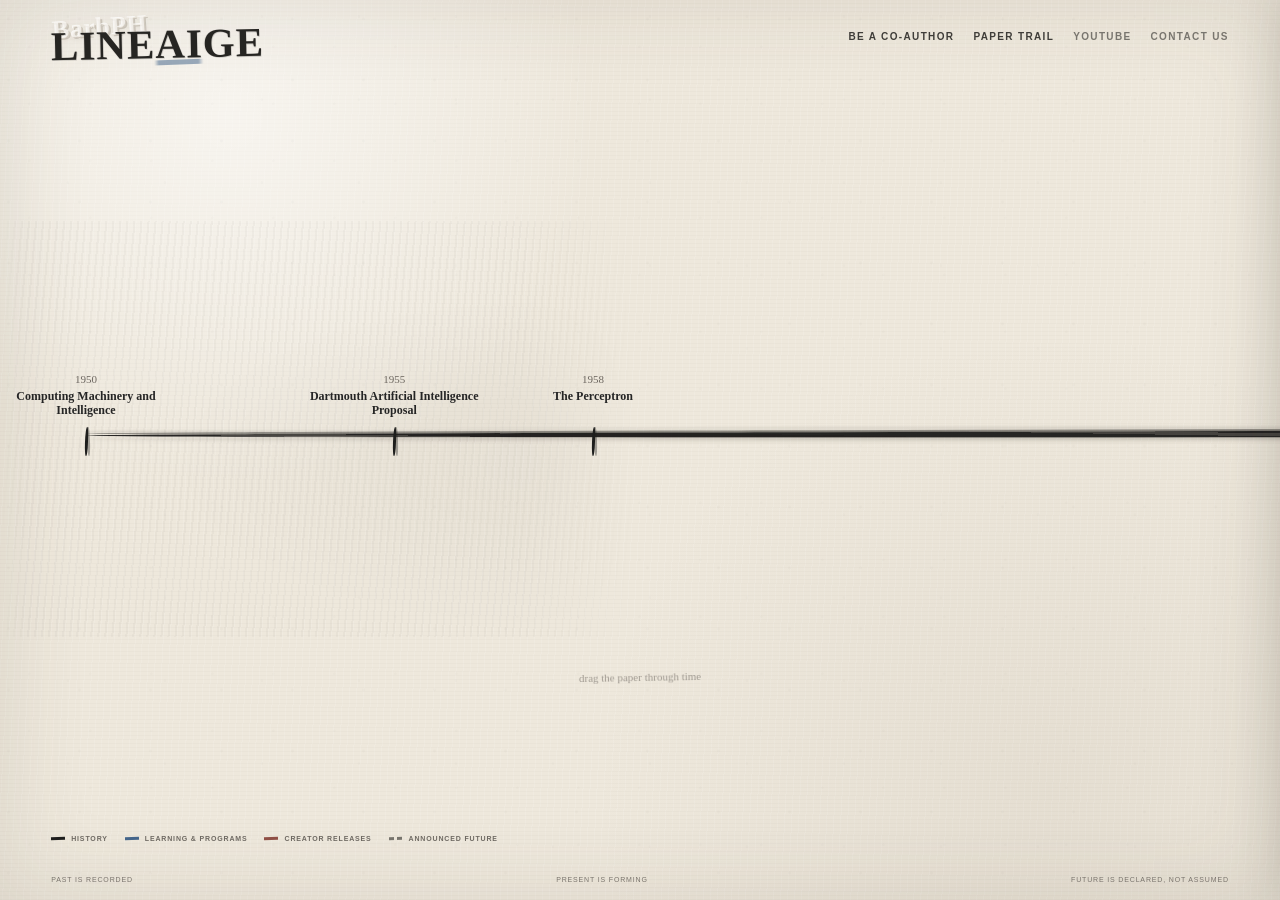
<file: index.html>
<!doctype html>
<html lang="en">
<head>
  <meta charset="utf-8">
  <meta name="viewport" content="width=device-width,initial-scale=1,viewport-fit=cover">
  <meta name="theme-color" content="#eee8dc">
  <title>BarbPH LINEAiGE — The Living Lineage of Artificial Intelligence</title>
  <meta name="description" content="BarbPH LINEAiGE is an evidence-controlled, living record for traversing the evolution of artificial intelligence, what people build with it, how people learn it, and documented announced future plans.">
  <meta property="og:type" content="website">
  <meta property="og:title" content="BarbPH LINEAiGE">
  <meta property="og:description" content="Traverse the evidence-controlled evolution of artificial intelligence.">
  <link rel="stylesheet" href="lineaige.css">
</head>
<body>
  <main class="paper-stage" aria-label="BarbPH LINEAiGE">
    <header class="site-header">
      <button class="brand" id="brandInfo" type="button" aria-expanded="false" aria-controls="brandExplainer">
        <span class="brand-emboss" aria-hidden="true">BarbPH</span>
        <span class="brand-front">LINE<span>AI</span>GE</span>
      </button>

      <nav class="top-links" aria-label="LINEAiGE links">
        <a href="/co-author/">BE A CO-AUTHOR</a>
        <a href="https://docs.google.com/document/d/1N5y-Jgt5U6iyIuDC9XqcsO5JgUWiMZUvPP12-adWyWE/edit" target="_blank" rel="noopener noreferrer">PAPER TRAIL</a>
        <a href="#" id="youtubeLink" data-unconfigured="true">YOUTUBE</a>
        <a href="#" id="contactLink" data-unconfigured="true">CONTACT US</a>
      </nav>

      <div class="brand-explainer" id="brandExplainer" role="status">
        An evidence-controlled record of how artificial intelligence developed, what people build with it, how people learn it, and what credible actors have announced next.
      </div>
    </header>

    <section class="timeline-shell" aria-label="LINEAiGE chronology">
      <div class="timeline-viewport" id="timelineViewport" tabindex="0" aria-label="Drag left or right to travel through the LINEAiGE chronology. Use Left and Right Arrow keys for keyboard travel.">
        <div class="timeline-world" id="lineaigeTimeline" aria-live="polite">
          <div class="travel-shade" id="travelShade" aria-hidden="true"></div>
          <div class="lane lane-creators" id="creatorLane" aria-label="Creator releases"></div>
          <div class="history-line" id="historyLine" aria-hidden="true"></div>
          <div class="lane lane-history" id="historyLane" aria-label="Historical records"></div>
          <div class="lane lane-learning" id="learningLane" aria-label="Learning and programs"></div>
          <div class="future-line" id="futureLine" aria-hidden="true"></div>
          <div class="lane lane-future" id="futureLane" aria-label="Announced future"></div>
          <button class="today-mark" id="todayMark" type="button" aria-label="Open TODAY, the living edge">
            <span class="today-word">TODAY</span>
            <span class="today-date" id="todayDate"></span>
            <span class="today-time" id="todayTime"></span>
            <span class="today-zone" id="todayZone"></span>
          </button>
        </div>
      </div>

      <div class="reading-guide" id="readingGuide" aria-hidden="true">
        <span id="readingDate">—</span>
      </div>

      <p class="drag-cue" id="dragCue">drag the paper through time</p>

      <div class="timeline-key" aria-label="Timeline mark key">
        <span><i class="key-history"></i>HISTORY</span>
        <span><i class="key-learning"></i>LEARNING &amp; PROGRAMS</span>
        <span><i class="key-creator"></i>CREATOR RELEASES</span>
        <span><i class="key-future"></i>ANNOUNCED FUTURE</span>
      </div>
    </section>

    <aside class="record-note" id="drawer" aria-live="polite" aria-hidden="true">
      <button class="close-note" id="close" type="button" aria-label="Close record">CLOSE</button>

      <div class="record-meta-row">
        <span id="recordType">RECORD</span>
        <span id="date">—</span>
      </div>

      <h1 id="title" tabindex="-1">LINEAiGE</h1>

      <section class="note-section" id="whatSection">
        <h2>WHAT HAPPENED</h2>
        <p id="summary"></p>
      </section>

      <section class="note-section" id="whySection" hidden>
        <h2>WHY IT MATTERS</h2>
        <p id="significance"></p>
      </section>

      <div class="record-facts">
        <div><span>ORIGIN</span><strong id="origin"></strong></div>
        <div><span>VERIFICATION</span><strong id="verification"></strong></div>
        <div><span>SOURCES</span><strong id="sourceCount"></strong></div>
      </div>

      <div class="record-actions" id="recordActions">
        <button type="button" id="proofButton" hidden>SHOW ME THE PROOF</button>
        <button type="button" id="traceButton" hidden>TRACE EVOLUTION</button>
      </div>

      <section class="fold-section" id="proofSection" hidden>
        <h2>PROOF</h2>
        <div id="sources" class="source-list"></div>
      </section>

      <section class="fold-section" id="traceSection" hidden>
        <h2>TRACE EVOLUTION</h2>
        <div id="relations" class="relations"></div>
      </section>

      <section class="marginalia" id="marginaliaSection" hidden>
        <button class="marginalia-toggle" id="marginaliaToggle" type="button" aria-expanded="false">
          <span id="marginaliaCount">CO-AUTHOR NOTES</span>
        </button>
        <div id="marginaliaList" class="marginalia-list" hidden></div>
      </section>
    </aside>

    <div class="link-note" id="linkNote" role="status" hidden></div>

    <footer class="site-footer">
      <span>PAST IS RECORDED</span>
      <span>PRESENT IS FORMING</span>
      <span>FUTURE IS DECLARED, NOT ASSUMED</span>
    </footer>
  </main>

  <script src="lineaige-data.js"></script>
  <script src="lineaige.js"></script>
  <script src="media.js"></script>
  <script src="courses.js"></script>
</body>
</html>
</file>
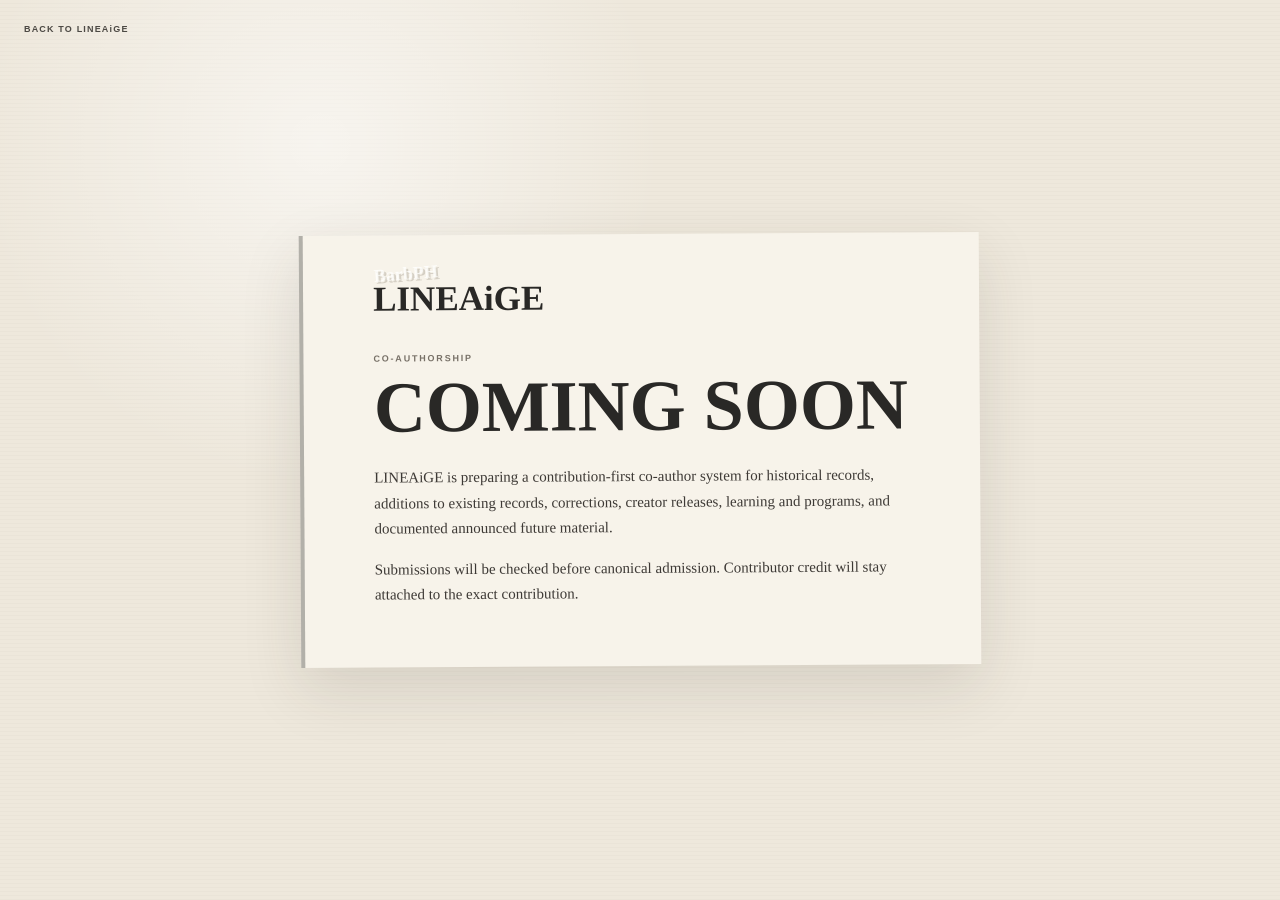
<file: co-author/index.html>
<!doctype html>
<html lang="en">
<head>
  <meta charset="utf-8">
  <meta name="viewport" content="width=device-width,initial-scale=1">
  <meta name="robots" content="noindex, follow">
  <meta name="theme-color" content="#eee8dc">
  <title>Co-Author BarbPH LINEAiGE — Coming Soon</title>
  <meta name="description" content="The BarbPH LINEAiGE co-author contribution portal is being prepared.">
  <link rel="stylesheet" href="co-author.css">
</head>
<body>
  <main class="coauthor-page">
    <a class="back" href="/">BACK TO LINEAiGE</a>
    <section class="note" aria-labelledby="coauthorTitle">
      <div class="brand"><span class="emboss">BarbPH</span><span>LINEAiGE</span></div>
      <p class="kicker">CO-AUTHORSHIP</p>
      <h1 id="coauthorTitle">COMING SOON</h1>
      <p>LINEAiGE is preparing a contribution-first co-author system for historical records, additions to existing records, corrections, creator releases, learning and programs, and documented announced future material.</p>
      <p>Submissions will be checked before canonical admission. Contributor credit will stay attached to the exact contribution.</p>
    </section>
  </main>
</body>
</html>
</file>
<file: lineaige.css>
:root{
  --paper:#eee8dc;
  --paper-light:#f7f3ea;
  --paper-deep:#d8d0c1;
  --graphite:#252525;
  --graphite-soft:#66625d;
  --charcoal:#1e1e1d;
  --pencil-blue:#44658a;
  --pencil-red:#8f4f45;
  --pencil-green:#61745c;
  --pencil-violet:#6e607d;
  --future:#77746d;
  --shadow:rgba(39,34,29,.18);
  --timeline-height:min(67vh,680px);
  --header-h:118px;
}
*{box-sizing:border-box}
html,body{margin:0;min-height:100%;background:var(--paper);color:var(--graphite)}
html{scroll-behavior:smooth}
body{
  overflow:hidden;
  font-family:Arial,Helvetica,sans-serif;
  -webkit-font-smoothing:antialiased;
}
button,a{font:inherit}
button{color:inherit}
.paper-stage{
  height:100dvh;
  min-height:620px;
  position:relative;
  overflow:hidden;
  isolation:isolate;
  background:
    radial-gradient(circle at 18% 13%,rgba(255,255,255,.55),transparent 28%),
    radial-gradient(circle at 82% 88%,rgba(108,91,70,.07),transparent 35%),
    repeating-linear-gradient(0deg,rgba(65,55,43,.024) 0 1px,transparent 1px 4px),
    repeating-linear-gradient(93deg,rgba(255,255,255,.11) 0 1px,transparent 1px 7px),
    var(--paper);
}
.paper-stage:before,
.paper-stage:after{
  content:"";
  position:absolute;
  inset:0;
  pointer-events:none;
  z-index:-1;
}
.paper-stage:before{
  opacity:.42;
  background-image:
    radial-gradient(circle at 12% 31%,rgba(30,30,30,.045) 0 1px,transparent 1.8px),
    radial-gradient(circle at 70% 20%,rgba(30,30,30,.035) 0 1px,transparent 1.5px),
    radial-gradient(circle at 48% 82%,rgba(30,30,30,.028) 0 1px,transparent 1.5px);
  background-size:71px 61px,97px 83px,61px 57px;
}
.paper-stage:after{
  box-shadow:inset 0 0 90px rgba(76,63,47,.12);
}
.site-header{
  height:var(--header-h);
  position:relative;
  z-index:20;
  display:flex;
  align-items:flex-start;
  justify-content:space-between;
  gap:28px;
  padding:24px clamp(20px,4vw,62px) 12px;
}
.brand{
  position:relative;
  display:inline-grid;
  place-items:start;
  border:0;
  background:transparent;
  padding:0;
  cursor:help;
  min-width:230px;
  text-align:left;
}
.brand-emboss{
  position:absolute;
  left:2px;
  top:-11px;
  z-index:0;
  font-family:"Segoe Print","Bradley Hand","Comic Sans MS",cursive;
  font-size:clamp(18px,2vw,28px);
  font-weight:700;
  letter-spacing:.03em;
  color:rgba(238,232,220,.25);
  text-shadow:
    -1px -1px 0 rgba(255,255,255,.72),
    1px 1px 0 rgba(92,77,59,.22),
    0 2px 4px rgba(93,76,58,.08);
  transform:rotate(-4deg);
  user-select:none;
}
.brand-front{
  position:relative;
  z-index:1;
  display:block;
  font-family:"Segoe Print","Bradley Hand","Comic Sans MS",cursive;
  font-size:clamp(29px,3.2vw,49px);
  line-height:1;
  font-weight:800;
  letter-spacing:.025em;
  color:#262522;
  text-shadow:
    .6px .8px 0 rgba(0,0,0,.16),
    -1px 0 0 rgba(75,70,63,.08);
  transform:rotate(-1.2deg);
}
.brand-front span{
  position:relative;
}
.brand-front span:after{
  content:"";
  position:absolute;
  left:-2%;
  right:-2%;
  bottom:2px;
  height:5px;
  z-index:-1;
  opacity:.52;
  background:linear-gradient(90deg,transparent,var(--pencil-blue) 9% 90%,transparent);
  filter:blur(.35px);
  transform:rotate(-1deg);
}
.brand:focus-visible,
.top-links a:focus-visible,
.timeline-viewport:focus-visible,
.timeline-mark:focus-visible,
.today-mark:focus-visible,
.close-note:focus-visible,
.record-actions button:focus-visible,
.relation:focus-visible,
.source-item:focus-visible,
.marginalia-toggle:focus-visible{
  outline:2px solid rgba(36,36,34,.72);
  outline-offset:5px;
}
.top-links{
  display:flex;
  justify-content:flex-end;
  align-items:center;
  flex-wrap:wrap;
  gap:10px 19px;
  padding-top:7px;
  max-width:min(720px,68vw);
}
.top-links a{
  position:relative;
  color:#3f3d39;
  text-decoration:none;
  font-size:10px;
  font-weight:700;
  letter-spacing:.135em;
  white-space:nowrap;
}
.top-links a:after{
  content:"";
  position:absolute;
  left:0;right:100%;bottom:-5px;
  height:2px;
  background:rgba(42,40,36,.48);
  transition:right .18s ease;
}
.top-links a:hover:after,
.top-links a:focus-visible:after{right:0}
.top-links a[data-unconfigured="true"]{opacity:.66}
.brand-explainer{
  position:absolute;
  left:clamp(20px,4vw,62px);
  top:83px;
  width:min(520px,72vw);
  padding:8px 12px 10px;
  background:rgba(247,243,234,.9);
  border-left:3px solid rgba(45,43,40,.55);
  box-shadow:0 8px 24px rgba(63,54,45,.09);
  font-family:"Segoe Print","Bradley Hand","Comic Sans MS",cursive;
  font-size:12px;
  line-height:1.55;
  color:#4d4943;
  opacity:0;
  transform:translateY(-5px);
  pointer-events:none;
  transition:opacity .16s ease,transform .16s ease;
}
.brand:hover + .top-links + .brand-explainer,
.brand:focus-visible + .top-links + .brand-explainer,
.brand[aria-expanded="true"] + .top-links + .brand-explainer{
  opacity:1;
  transform:none;
}
.timeline-shell{
  position:absolute;
  left:0;
  right:0;
  top:var(--header-h);
  bottom:54px;
}
.timeline-viewport{
  position:absolute;
  left:0;right:0;
  top:0;
  height:var(--timeline-height);
  overflow:hidden;
  touch-action:pan-y;
  cursor:grab;
  user-select:none;
  -webkit-user-select:none;
}
.timeline-viewport.dragging{cursor:grabbing}
.timeline-world{
  --world-width:5400px;
  width:var(--world-width);
  min-width:100%;
  height:100%;
  position:absolute;
  left:0;top:0;
  will-change:transform;
  transform:translate3d(0,0,0);
}
.history-line,
.future-line{
  position:absolute;
  top:52%;
  height:18px;
  transform:translateY(-50%);
  pointer-events:none;
}
.history-line{
  left:var(--history-start,90px);
  width:calc(var(--today-x,4200px) - var(--history-start,90px));
}
.history-line:before,
.history-line:after{
  content:"";
  position:absolute;
  left:0;right:0;
  border-radius:48% 52% 45% 55%;
}
.history-line:before{
  top:6px;
  height:7px;
  background:
    repeating-linear-gradient(1deg,rgba(22,22,21,.92) 0 6px,rgba(50,48,45,.88) 6px 9px,rgba(28,27,26,.96) 9px 16px);
  box-shadow:
    0 -2px 0 rgba(29,28,27,.4),
    0 3px 4px rgba(43,39,34,.18),
    0 0 0 1px rgba(15,15,15,.2);
  transform:rotate(-.08deg) skewX(-.4deg);
}
.history-line:after{
  top:3px;
  height:13px;
  opacity:.23;
  filter:blur(1.5px);
  background:repeating-linear-gradient(0deg,transparent 0 2px,rgba(25,24,22,.62) 2px 4px);
}
.future-line{
  left:var(--today-x,4200px);
  right:90px;
  top:52%;
  height:2px;
  opacity:.35;
  background:repeating-linear-gradient(90deg,rgba(65,63,59,.54) 0 10px,transparent 10px 18px);
}
.travel-shade{
  position:absolute;
  left:0;
  top:17%;
  bottom:14%;
  width:0;
  opacity:.17;
  pointer-events:none;
  background:
    repeating-linear-gradient(95deg,rgba(50,46,42,.16) 0 2px,transparent 2px 7px),
    radial-gradient(ellipse at 86% 58%,rgba(35,33,31,.22),transparent 52%);
  mask-image:linear-gradient(90deg,transparent 0,#000 4%,#000 82%,transparent 100%);
}
.lane{position:absolute;left:0;right:0;pointer-events:none}
.lane-creators{top:19%;height:25%}
.lane-history{top:39%;height:28%}
.lane-learning{top:61%;height:28%}
.lane-future{top:36%;height:35%}
.timeline-mark{
  position:absolute;
  pointer-events:auto;
  transform:translateX(-50%);
  border:0;
  padding:0;
  background:transparent;
  color:var(--graphite);
  cursor:pointer;
  text-align:left;
  min-width:34px;
  min-height:34px;
}
.timeline-mark .mark-stroke{
  display:block;
  width:12px;
  height:29px;
  margin:0 auto;
  position:relative;
}
.timeline-mark .mark-stroke:before,
.timeline-mark .mark-stroke:after{
  content:"";
  position:absolute;
  left:5px;
  top:0;
  width:3px;
  height:100%;
  border-radius:60% 40% 50% 50%;
  background:var(--charcoal);
  transform:rotate(2deg);
}
.timeline-mark .mark-stroke:after{
  left:7px;
  opacity:.36;
  transform:rotate(-2deg);
}
.timeline-mark .mark-copy{
  display:block;
  position:absolute;
  width:190px;
  left:50%;
  transform:translateX(-50%);
  text-align:center;
  font-family:"Segoe Print","Bradley Hand","Comic Sans MS",cursive;
  line-height:1.18;
}
.timeline-mark .mark-date{
  display:block;
  font-size:11px;
  color:#6c665f;
  margin-bottom:3px;
}
.timeline-mark .mark-title{
  display:block;
  font-size:12px;
  font-weight:700;
}
.timeline-mark.history{top:42%}
.timeline-mark.history .mark-copy{top:-51px}
.timeline-mark.history.selected .mark-title,
.timeline-mark.history:hover .mark-title,
.timeline-mark.history:focus-visible .mark-title{color:#111}
.timeline-mark.history.selected .mark-stroke:before{
  width:5px;
  left:4px;
  box-shadow:0 0 8px rgba(25,24,22,.22);
}
.timeline-mark.learning{top:9%}
.timeline-mark.learning .mark-stroke:before,
.timeline-mark.learning .mark-stroke:after{background:var(--pencil-blue);height:21px}
.timeline-mark.learning .mark-copy{top:28px;width:170px;color:#4b5c70}
.timeline-mark.creator{top:46%}
.timeline-mark.creator .mark-stroke:before,
.timeline-mark.creator .mark-stroke:after{background:var(--pencil-red);height:21px}
.timeline-mark.creator .mark-copy{bottom:30px;width:170px;color:#744a43}
.timeline-mark.future{top:43%}
.timeline-mark.future .mark-stroke:before,
.timeline-mark.future .mark-stroke:after{
  background:transparent;
  border-left:2px dashed #77746d;
  height:25px;
}
.timeline-mark.future .mark-copy{top:-49px;color:#66625d}
.timeline-mark.co-author .mark-title:after{
  content:" · CO-AUTHOR";
  font-family:Arial,Helvetica,sans-serif;
  font-size:7px;
  letter-spacing:.11em;
  color:var(--pencil-violet);
}
.ongoing-stroke{
  position:absolute;
  height:2px;
  top:41px;
  left:50%;
  opacity:.35;
  background:repeating-linear-gradient(90deg,var(--pencil-blue) 0 6px,transparent 6px 10px);
  transform-origin:left center;
  pointer-events:none;
}
.today-mark{
  position:absolute;
  left:var(--today-x,4200px);
  top:52%;
  transform:translate(-50%,-50%);
  z-index:8;
  width:96px;
  min-height:120px;
  border:0;
  background:transparent;
  cursor:pointer;
  color:#262522;
  text-align:center;
}
.today-mark:before{
  content:"";
  position:absolute;
  left:50%;
  top:-12px;
  bottom:-12px;
  width:3px;
  background:linear-gradient(to bottom,transparent,rgba(41,40,37,.62) 12% 88%,transparent);
  transform:translateX(-50%) rotate(.4deg);
}
.today-mark span{
  position:relative;
  z-index:1;
  display:block;
  width:max-content;
  max-width:160px;
  margin-inline:auto;
  padding:1px 5px;
  background:rgba(238,232,220,.84);
}
.today-word{
  font-family:"Segoe Print","Bradley Hand","Comic Sans MS",cursive;
  font-weight:800;
  font-size:17px;
  transform:rotate(-2deg);
}
.today-date,.today-time,.today-zone{
  font-size:8px;
  letter-spacing:.09em;
  color:#5f5b55;
}
.today-date{margin-top:5px!important}
.reading-guide{
  position:absolute;
  left:50%;
  top:9%;
  bottom:21%;
  width:1px;
  background:linear-gradient(to bottom,transparent,rgba(52,49,45,.3) 20% 80%,transparent);
  pointer-events:none;
  opacity:0;
  transition:opacity .14s ease;
}
.reading-guide:before{
  content:"";
  position:absolute;
  top:4px;
  left:-4px;
  width:9px;height:9px;
  border-radius:50%;
  background:rgba(43,41,37,.42);
  filter:blur(.4px);
}
.reading-guide span{
  position:absolute;
  top:-7px;
  left:50%;
  transform:translate(-50%,-100%) rotate(-1deg);
  padding:3px 7px;
  background:rgba(238,232,220,.88);
  font-family:"Segoe Print","Bradley Hand","Comic Sans MS",cursive;
  font-weight:700;
  font-size:12px;
  white-space:nowrap;
}
.timeline-shell.reading .reading-guide{opacity:1}
.drag-cue{
  position:absolute;
  left:50%;
  top:calc(var(--timeline-height) - 50px);
  transform:translateX(-50%) rotate(-1deg);
  margin:0;
  color:#77716a;
  font-family:"Segoe Print","Bradley Hand","Comic Sans MS",cursive;
  font-size:11px;
  opacity:.65;
  transition:opacity .45s ease;
}
.timeline-shell.has-travelled .drag-cue{opacity:0}
.timeline-key{
  position:absolute;
  left:clamp(18px,4vw,60px);
  bottom:4px;
  display:flex;
  flex-wrap:wrap;
  gap:8px 17px;
  align-items:center;
  font-size:7px;
  font-weight:700;
  letter-spacing:.12em;
  color:#6e6962;
}
.timeline-key span{display:flex;align-items:center;gap:6px}
.timeline-key i{width:14px;height:3px;display:inline-block;transform:rotate(-2deg)}
.key-history{background:var(--charcoal)}
.key-learning{background:var(--pencil-blue)}
.key-creator{background:var(--pencil-red)}
.key-future{background:repeating-linear-gradient(90deg,#77746d 0 5px,transparent 5px 8px)}
.record-note{
  position:fixed;
  z-index:50;
  top:0;
  right:0;
  width:min(520px,92vw);
  height:100dvh;
  overflow:auto;
  overscroll-behavior:contain;
  padding:72px clamp(28px,4vw,54px) 54px;
  background:
    repeating-linear-gradient(0deg,transparent 0 26px,rgba(81,103,126,.09) 26px 27px),
    linear-gradient(90deg,rgba(155,74,69,.11) 0 1px,transparent 1px) 43px 0/100% 100%,
    #f6f1e7;
  box-shadow:-18px 0 46px rgba(57,48,40,.18);
  transform:translateX(104%);
  transition:transform .3s cubic-bezier(.2,.7,.2,1);
}
.record-note.open{transform:none}
.close-note{
  position:absolute;
  right:25px;top:23px;
  border:0;
  background:transparent;
  font-size:8px;
  font-weight:800;
  letter-spacing:.16em;
  cursor:pointer;
}
.record-meta-row{
  display:flex;
  justify-content:space-between;
  gap:16px;
  font-size:8px;
  font-weight:700;
  letter-spacing:.14em;
  color:#787169;
}
.record-note h1{
  margin:13px 0 23px;
  font-family:"Segoe Print","Bradley Hand","Comic Sans MS",cursive;
  font-size:clamp(27px,4vw,43px);
  line-height:1.05;
  transform:rotate(-.4deg);
}
.note-section,
.fold-section,
.marginalia{
  margin-top:25px;
  padding-top:15px;
  border-top:1px solid rgba(64,60,55,.14);
}
.note-section h2,
.fold-section h2{
  margin:0 0 9px;
  font-size:8px;
  letter-spacing:.2em;
  color:#666159;
}
.note-section p{
  margin:0;
  font-family:Georgia,"Times New Roman",serif;
  font-size:14px;
  line-height:1.65;
  color:#36332f;
}
.record-facts{
  display:grid;
  grid-template-columns:repeat(3,1fr);
  gap:9px;
  margin-top:25px;
}
.record-facts div{
  min-width:0;
  border-top:2px solid rgba(47,44,40,.34);
  padding-top:7px;
}
.record-facts span,.record-facts strong{display:block}
.record-facts span{
  font-size:7px;
  letter-spacing:.14em;
  color:#79736c;
}
.record-facts strong{
  margin-top:4px;
  font-size:9px;
  line-height:1.35;
  color:#37342f;
}
.record-actions{
  display:flex;
  flex-wrap:wrap;
  gap:8px 14px;
  margin-top:25px;
}
.record-actions button,
.marginalia-toggle{
  border:0;
  border-bottom:2px solid rgba(50,47,43,.42);
  background:transparent;
  padding:5px 2px;
  font-size:9px;
  font-weight:800;
  letter-spacing:.12em;
  cursor:pointer;
}
.source-list{display:grid;gap:8px}
.source-item{
  display:block;
  padding:10px 10px 11px 13px;
  text-decoration:none;
  color:#33302d;
  border-left:3px solid rgba(64,60,55,.28);
  background:rgba(255,255,255,.25);
}
.source-item:hover{background:rgba(255,255,255,.5)}
.source-type{
  font-size:7px;
  letter-spacing:.13em;
  color:#746d65;
  margin-bottom:4px;
}
.source-title{
  font-family:Georgia,"Times New Roman",serif;
  font-size:13px;
  line-height:1.4;
}
.source-publisher{
  margin-top:4px;
  font-size:8px;
  color:#777067;
}
.relations{display:grid;gap:8px}
.relation{
  border:0;
  border-left:3px solid rgba(54,51,47,.25);
  background:rgba(255,255,255,.2);
  text-align:left;
  padding:10px 12px;
  cursor:pointer;
  font-size:11px;
  line-height:1.45;
}
.relation small{
  display:block;
  margin-top:4px;
  color:#777067;
  font-size:7px;
  letter-spacing:.08em;
}
.marginalia-toggle{color:var(--pencil-violet)}
.marginalia-list{display:grid;gap:13px;margin-top:13px}
.margin-note{
  position:relative;
  margin-left:18px;
  padding:12px 12px 12px 15px;
  border-left:3px solid rgba(110,96,125,.54);
  background:rgba(255,255,255,.23);
  transform:rotate(-.2deg);
}
.margin-note .margin-type{
  font-size:7px;
  font-weight:800;
  letter-spacing:.12em;
  color:var(--pencil-violet);
}
.margin-note p{
  margin:7px 0 5px;
  font-family:"Segoe Print","Bradley Hand","Comic Sans MS",cursive;
  font-size:12px;
  line-height:1.55;
}
.margin-note .margin-credit{font-size:8px;color:#766f68}
.link-note{
  position:fixed;
  z-index:80;
  top:90px;
  right:clamp(18px,4vw,60px);
  max-width:330px;
  padding:10px 13px;
  background:#f6f1e7;
  border-left:3px solid #59544d;
  box-shadow:0 8px 24px rgba(54,46,38,.14);
  font-size:10px;
  line-height:1.45;
}
.site-footer{
  position:absolute;
  left:clamp(18px,4vw,60px);
  right:clamp(18px,4vw,60px);
  bottom:17px;
  display:flex;
  justify-content:space-between;
  gap:16px;
  color:#79736c;
  font-size:7px;
  letter-spacing:.12em;
}
.courses-panel,.media-panel{
  margin-top:25px!important;
  padding-top:15px!important;
  border-top:1px solid rgba(64,60,55,.14)!important;
}
@media(prefers-reduced-motion:reduce){
  *,*:before,*:after{
    animation-duration:.001ms!important;
    animation-iteration-count:1!important;
    transition-duration:.001ms!important;
    scroll-behavior:auto!important;
  }
}
@media(max-width:760px){
  :root{--header-h:136px;--timeline-height:64vh}
  .site-header{
    padding:18px 18px 10px;
    flex-direction:column;
    gap:16px;
  }
  .brand{min-width:190px}
  .brand-front{font-size:31px}
  .brand-emboss{font-size:18px;top:-8px}
  .top-links{
    justify-content:flex-start;
    max-width:100%;
    gap:9px 16px;
    padding-top:0;
  }
  .top-links a{font-size:8px}
  .brand-explainer{
    left:18px;
    top:66px;
    width:calc(100vw - 36px);
    z-index:30;
  }
  .timeline-viewport{touch-action:pan-y}
  .timeline-mark .mark-copy{width:145px}
  .timeline-mark .mark-title{font-size:10px}
  .timeline-mark .mark-date{font-size:9px}
  .timeline-key{
    left:18px;
    right:18px;
    gap:7px 12px;
    font-size:6px;
  }
  .drag-cue{font-size:10px}
  .record-note{
    top:auto;
    bottom:0;
    width:100%;
    height:min(82dvh,720px);
    padding:58px 24px 42px;
    transform:translateY(104%);
    border-radius:18px 18px 0 0;
  }
  .record-note.open{transform:none}
  .record-facts{grid-template-columns:1fr 1fr}
  .site-footer{
    left:18px;right:18px;
    bottom:10px;
    gap:7px;
    font-size:5.8px;
  }
}
@media(max-width:430px){
  .top-links{gap:8px 11px}
  .top-links a{font-size:7px;letter-spacing:.095em}
  .timeline-key{max-width:88vw}
  .record-note h1{font-size:29px}
}
</file>
<file: co-author/co-author.css>
:root{--paper:#eee8dc;--ink:#292826}*{box-sizing:border-box}html,body{margin:0;min-height:100%;background:var(--paper);color:var(--ink);font-family:Arial,Helvetica,sans-serif}body{min-height:100dvh;background:radial-gradient(circle at 25% 16%,rgba(255,255,255,.55),transparent 28%),repeating-linear-gradient(0deg,rgba(65,55,43,.024) 0 1px,transparent 1px 4px),var(--paper)}.coauthor-page{min-height:100dvh;display:grid;place-items:center;padding:70px 24px;position:relative}.back{position:absolute;top:24px;left:24px;color:#4c4944;text-decoration:none;font-size:9px;font-weight:800;letter-spacing:.13em}.note{width:min(680px,94vw);padding:44px clamp(26px,6vw,70px);background:#f7f3ea;box-shadow:0 22px 60px rgba(57,48,40,.13);transform:rotate(-.35deg);border-left:4px solid rgba(51,49,46,.35)}.brand{position:relative;display:inline-block;font-family:"Segoe Print","Bradley Hand","Comic Sans MS",cursive;font-size:35px;font-weight:800}.brand .emboss{position:absolute;left:2px;top:-15px;font-size:18px;color:rgba(247,243,234,.2);text-shadow:-1px -1px 0 rgba(255,255,255,.8),1px 1px 0 rgba(92,77,59,.22);transform:rotate(-4deg)}.kicker{margin:34px 0 8px;font-size:9px;font-weight:800;letter-spacing:.2em;color:#777067}.note h1{margin:0 0 22px;font-family:"Segoe Print","Bradley Hand","Comic Sans MS",cursive;font-size:clamp(34px,8vw,72px);line-height:1}.note p:not(.kicker){font-family:Georgia,"Times New Roman",serif;font-size:15px;line-height:1.7;color:#3d3935}@media(max-width:600px){.coauthor-page{padding:62px 17px 28px}.note{padding:34px 25px}.back{left:17px;top:19px}}
</file>
